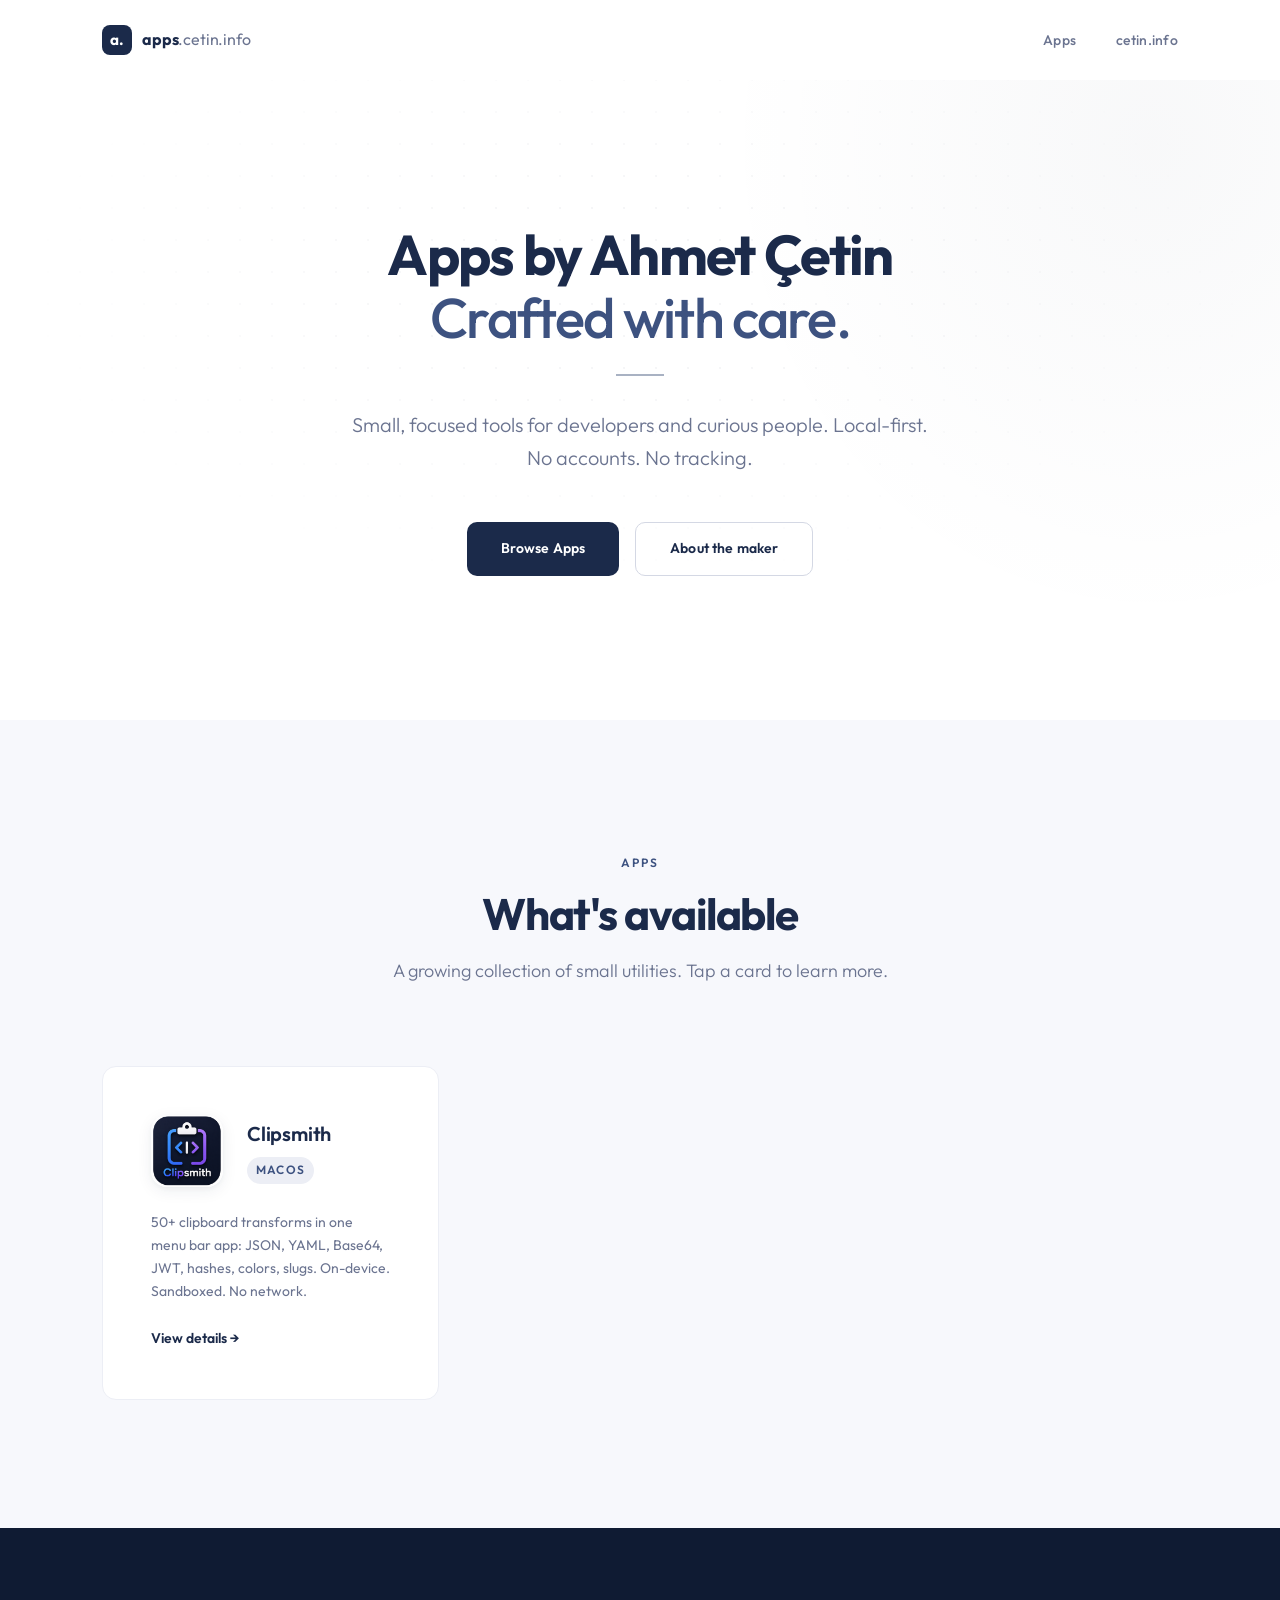
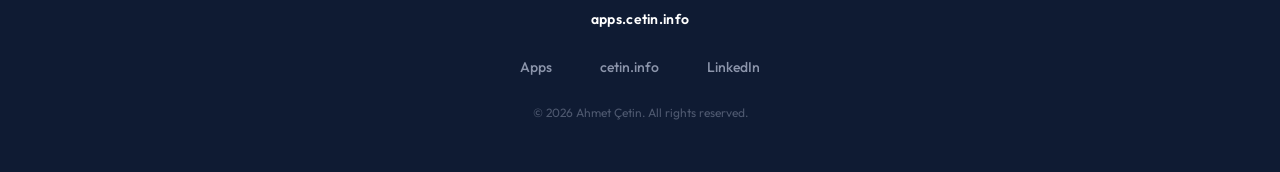
<file: index.html>
<!DOCTYPE html>
<html lang="en">
<head>
    <meta charset="UTF-8">
    <meta name="viewport" content="width=device-width, initial-scale=1.0">
    <title>apps.cetin.info — Apps by Ahmet Çetin</title>
    <meta name="description" content="Native apps and utilities built by Ahmet Çetin. Clipsmith — a macOS clipboard toolkit for developers — and more to come.">
    <meta name="author" content="Ahmet Çetin">
    <link rel="canonical" href="https://apps.cetin.info/">

    <!-- Open Graph -->
    <meta property="og:title" content="apps.cetin.info — Apps by Ahmet Çetin">
    <meta property="og:description" content="Native apps and utilities built by Ahmet Çetin.">
    <meta property="og:type" content="website">
    <meta property="og:url" content="https://apps.cetin.info/">
    <meta property="og:image" content="https://apps.cetin.info/assets/clipsmith/icon-512.png">

    <!-- Favicon -->
    <link rel="icon" type="image/png" sizes="96x96" href="favicon/favicon-96x96.png">
    <link rel="icon" type="image/svg+xml" href="favicon/favicon.svg">
    <link rel="shortcut icon" href="favicon/favicon.ico">
    <link rel="apple-touch-icon" sizes="180x180" href="favicon/apple-touch-icon.png">
    <link rel="manifest" href="favicon/site.webmanifest">

    <!-- Fonts -->
    <link rel="preconnect" href="https://fonts.googleapis.com">
    <link rel="preconnect" href="https://fonts.gstatic.com" crossorigin>
    <link href="https://fonts.googleapis.com/css2?family=Outfit:wght@300;400;500;600;700&display=swap" rel="stylesheet">

    <link rel="stylesheet" href="styles.css">
</head>
<body>
    <!-- Navigation -->
    <nav class="nav" id="nav">
        <div class="nav__container">
            <a href="/" class="nav__brand" aria-label="apps.cetin.info home">
                <span class="nav__brand-mark">a.</span>
                <span class="nav__brand-text"><strong>apps</strong><span class="nav__brand-text-light">.cetin.info</span></span>
            </a>
            <ul class="nav__links">
                <li><a href="#apps" class="nav__link">Apps</a></li>
                <li><a href="https://cetin.info" class="nav__link" target="_blank" rel="noopener">cetin.info</a></li>
            </ul>
        </div>
    </nav>

    <!-- Hero -->
    <section class="hero" id="hero">
        <div class="hero__container">
            <h1 class="hero__title reveal">
                Apps by Ahmet Çetin<br>
                <span class="hero__title-accent">Crafted with care.</span>
            </h1>
            <div class="hero__divider reveal reveal--delay-1"></div>
            <p class="hero__subtitle reveal reveal--delay-1">
                Small, focused tools for developers and curious people. Local-first. No accounts. No tracking.
            </p>
            <div class="hero__cta reveal reveal--delay-2">
                <a href="#apps" class="btn btn--primary">Browse Apps</a>
                <a href="https://cetin.info" target="_blank" rel="noopener" class="btn btn--outline">About the maker</a>
            </div>
        </div>
    </section>

    <!-- Apps Grid -->
    <section class="section apps" id="apps">
        <div class="container">
            <div class="section__header reveal">
                <span class="section__label">Apps</span>
                <h2 class="section__title">What's available</h2>
                <p class="section__subtitle">A growing collection of small utilities. Tap a card to learn more.</p>
            </div>
            <div class="apps__grid">
                <a href="/clipsmith/" class="app-card reveal" aria-label="Clipsmith — macOS clipboard toolkit">
                    <div class="app-card__head">
                        <img src="assets/clipsmith/icon-256.png" alt="Clipsmith icon" class="app-card__icon" width="72" height="72">
                        <div>
                            <h3 class="app-card__name">Clipsmith</h3>
                            <span class="app-card__platform">macOS</span>
                        </div>
                    </div>
                    <p class="app-card__tagline">
                        50+ clipboard transforms in one menu bar app: JSON, YAML, Base64, JWT, hashes, colors, slugs.
                        On-device. Sandboxed. No network.
                    </p>
                    <span class="app-card__cta">View details →</span>
                </a>
            </div>
        </div>
    </section>

    <!-- Footer -->
    <footer class="footer">
        <div class="container">
            <div class="footer__content">
                <div class="footer__brand">apps.cetin.info</div>
                <div class="footer__links">
                    <a href="#apps" class="footer__link">Apps</a>
                    <a href="https://cetin.info" target="_blank" rel="noopener" class="footer__link">cetin.info</a>
                    <a href="https://www.linkedin.com/in/cetin/" target="_blank" rel="noopener noreferrer" class="footer__link">LinkedIn</a>
                </div>
                <p class="footer__copyright">&copy; 2026 Ahmet Çetin. All rights reserved.</p>
            </div>
        </div>
    </footer>

    <script src="script.js"></script>
</body>
</html>
</file>
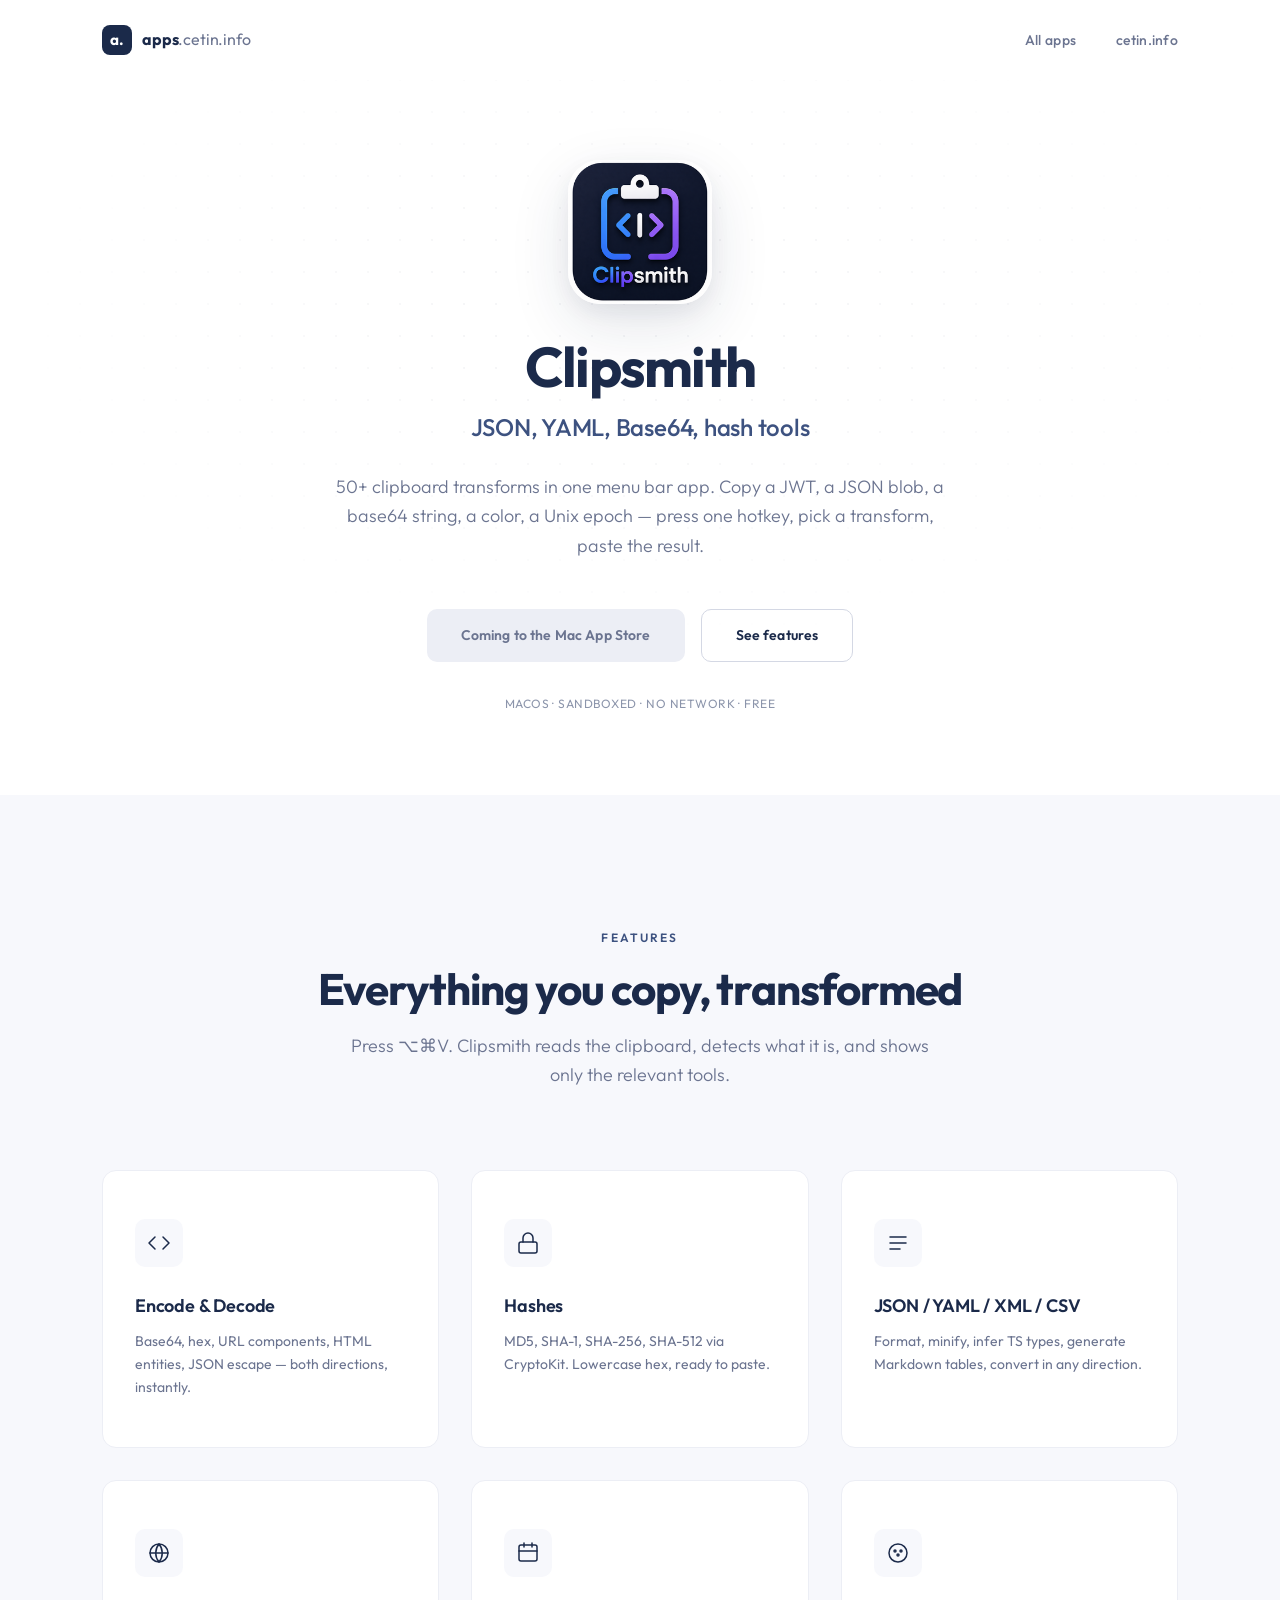
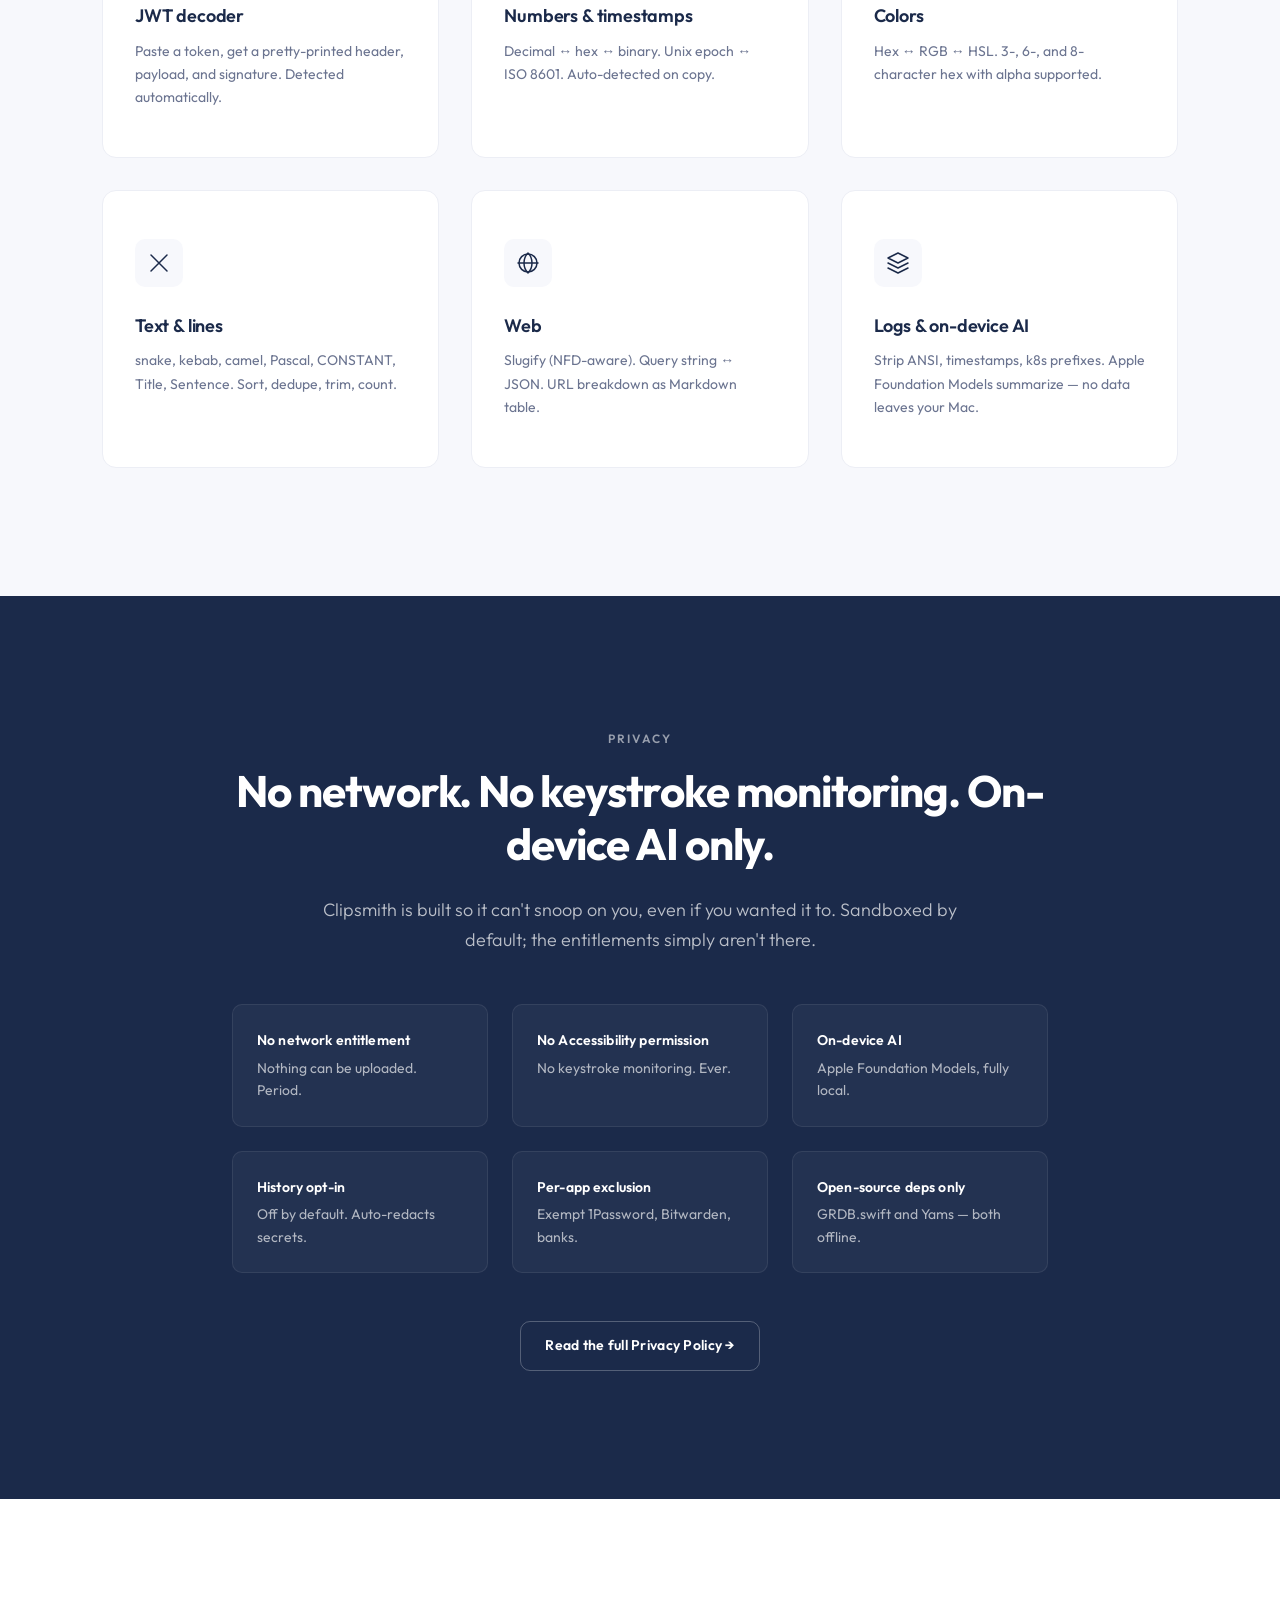
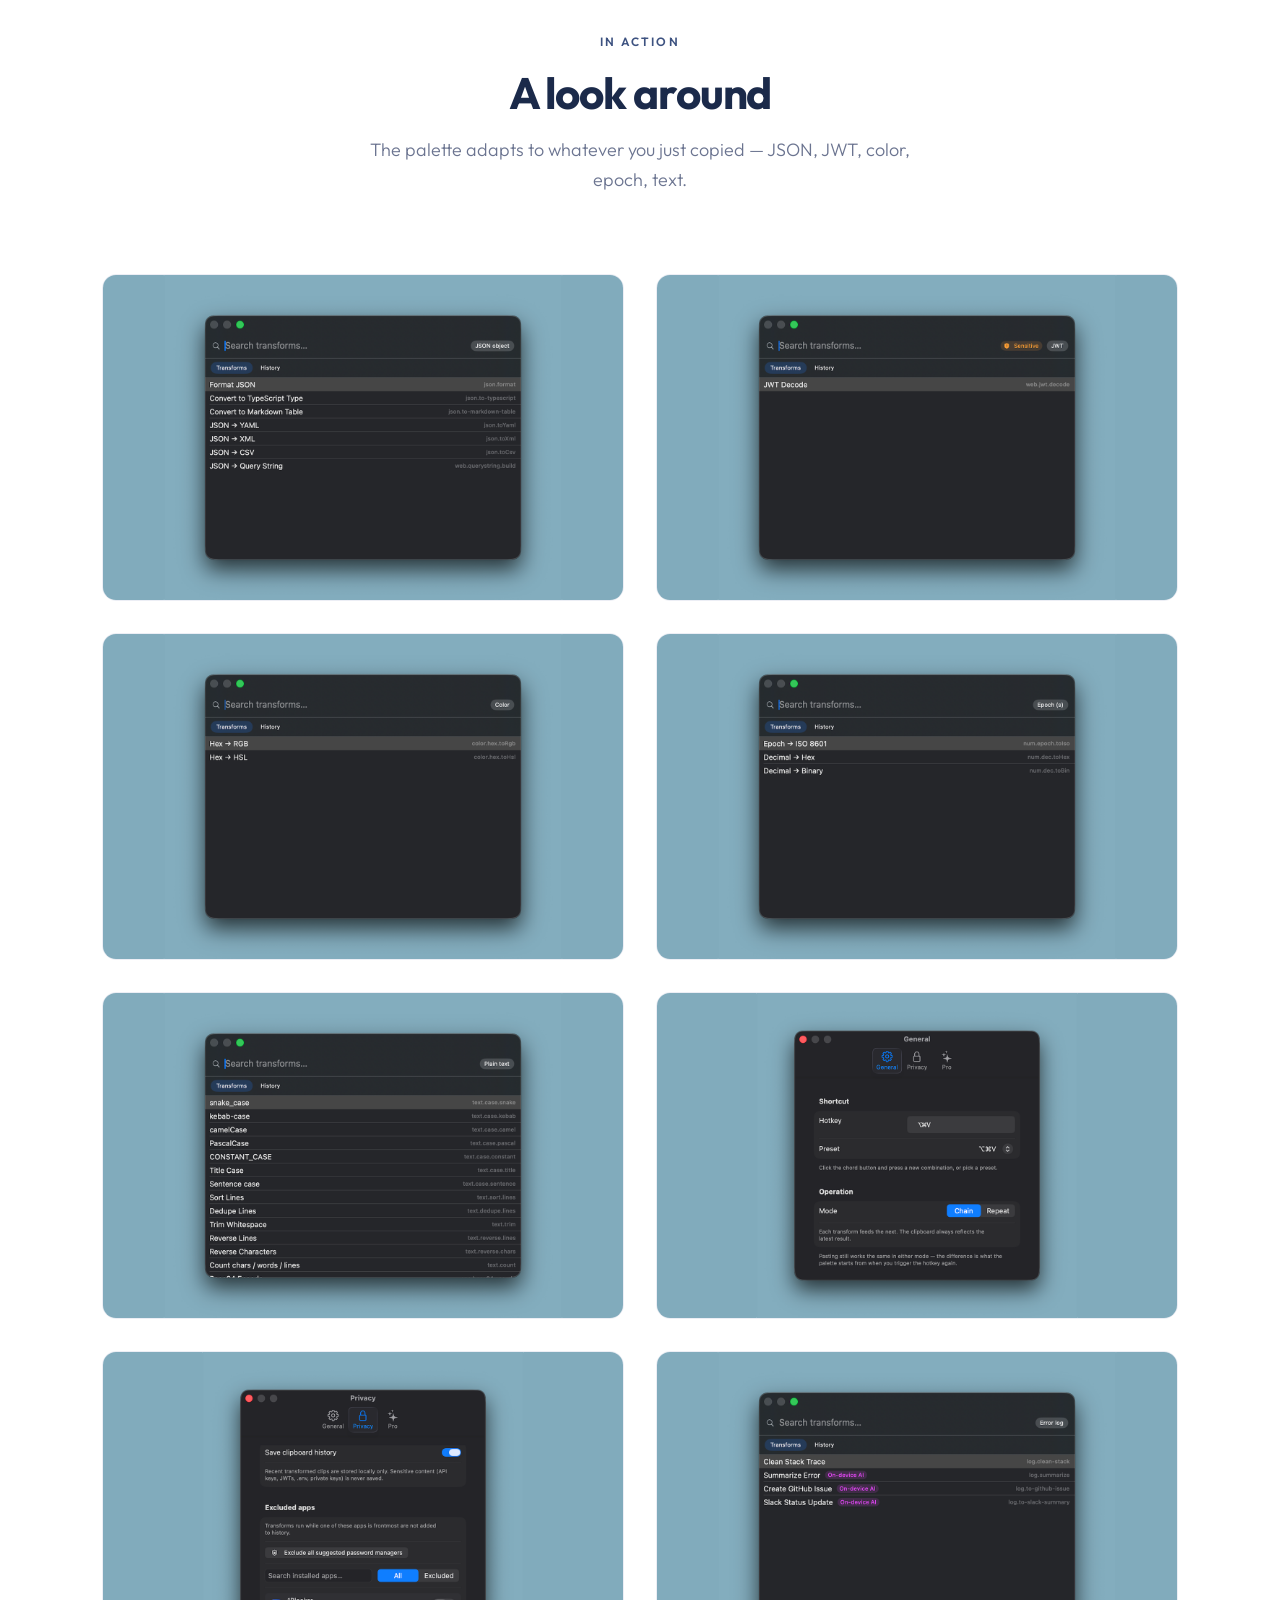
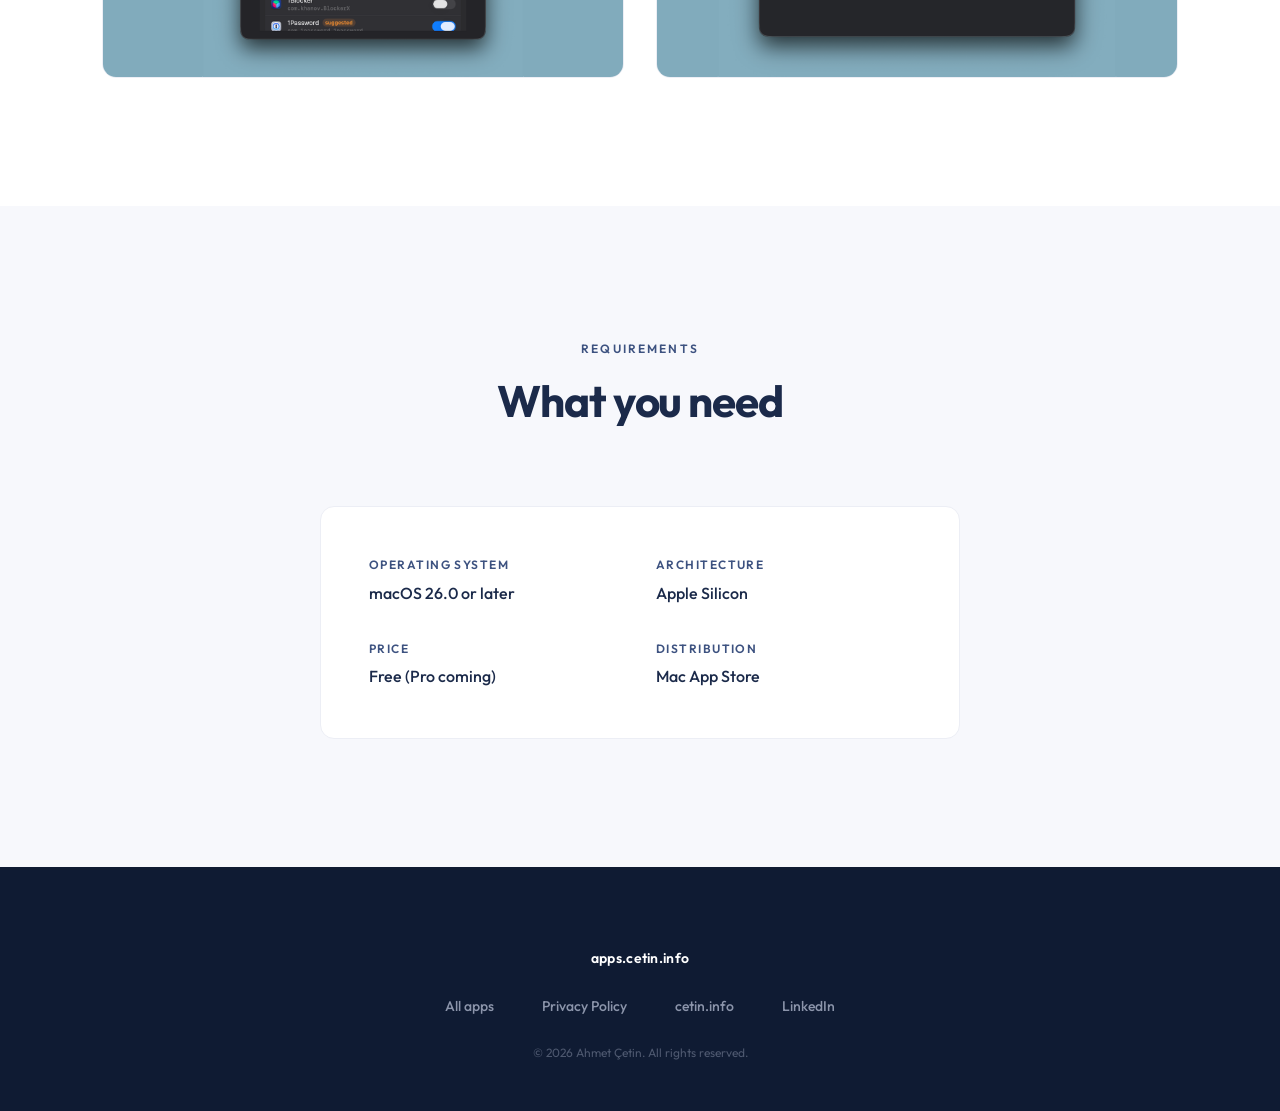
<file: clipsmith/index.html>
<!DOCTYPE html>
<html lang="en">
<head>
    <meta charset="UTF-8">
    <meta name="viewport" content="width=device-width, initial-scale=1.0">
    <title>Clipsmith — Clipboard toolkit for developers</title>
    <meta name="description" content="50+ clipboard transforms in one macOS menu bar app: JSON, YAML, Base64, JWT, hashes, colors, slugs. On-device. Sandboxed. No network.">
    <meta name="keywords" content="clipboard, macOS, JSON, YAML, Base64, JWT, hash, developer tools, menu bar">
    <meta name="author" content="Ahmet Çetin">
    <link rel="canonical" href="https://apps.cetin.info/clipsmith/">

    <!-- Open Graph -->
    <meta property="og:title" content="Clipsmith — Clipboard toolkit for developers">
    <meta property="og:description" content="50+ clipboard transforms in one macOS menu bar app. On-device. Sandboxed. No network.">
    <meta property="og:type" content="website">
    <meta property="og:url" content="https://apps.cetin.info/clipsmith/">
    <meta property="og:image" content="https://apps.cetin.info/assets/clipsmith/icon-1024.png">
    <meta name="twitter:card" content="summary_large_image">

    <!-- Favicon -->
    <link rel="icon" type="image/png" sizes="96x96" href="../favicon/favicon-96x96.png">
    <link rel="icon" type="image/svg+xml" href="../favicon/favicon.svg">
    <link rel="shortcut icon" href="../favicon/favicon.ico">
    <link rel="apple-touch-icon" sizes="180x180" href="../favicon/apple-touch-icon.png">
    <link rel="manifest" href="../favicon/site.webmanifest">

    <!-- Fonts -->
    <link rel="preconnect" href="https://fonts.googleapis.com">
    <link rel="preconnect" href="https://fonts.gstatic.com" crossorigin>
    <link href="https://fonts.googleapis.com/css2?family=Outfit:wght@300;400;500;600;700&display=swap" rel="stylesheet">

    <link rel="stylesheet" href="../styles.css">
</head>
<body>
    <!-- Navigation -->
    <nav class="nav" id="nav">
        <div class="nav__container">
            <a href="/" class="nav__brand" aria-label="apps.cetin.info home">
                <span class="nav__brand-mark">a.</span>
                <span class="nav__brand-text"><strong>apps</strong><span class="nav__brand-text-light">.cetin.info</span></span>
            </a>
            <ul class="nav__links">
                <li><a href="/" class="nav__link">All apps</a></li>
                <li><a href="https://cetin.info" class="nav__link" target="_blank" rel="noopener">cetin.info</a></li>
            </ul>
        </div>
    </nav>

    <!-- App Hero -->
    <section class="app-hero" id="hero">
        <div class="app-hero__container">
            <img src="../assets/clipsmith/icon-256.png" srcset="../assets/clipsmith/icon-256.png 1x, ../assets/clipsmith/icon-512.png 2x" alt="Clipsmith app icon" class="app-hero__icon reveal" width="144" height="144">
            <h1 class="app-hero__title reveal">Clipsmith</h1>
            <p class="app-hero__tagline reveal reveal--delay-1">JSON, YAML, Base64, hash tools</p>
            <p class="app-hero__subtitle reveal reveal--delay-1">
                50+ clipboard transforms in one menu bar app. Copy a JWT, a JSON blob, a base64 string, a color, a Unix epoch — press one hotkey, pick a transform, paste the result.
            </p>
            <div class="app-hero__cta reveal reveal--delay-2">
                <a href="#" class="btn btn--primary btn--disabled" aria-disabled="true">Coming to the Mac App Store</a>
                <a href="#features" class="btn btn--outline">See features</a>
            </div>
            <p class="app-hero__meta reveal reveal--delay-2">macOS · Sandboxed · No network · Free</p>
        </div>
    </section>

    <!-- Features -->
    <section class="section features" id="features">
        <div class="container">
            <div class="section__header reveal">
                <span class="section__label">Features</span>
                <h2 class="section__title">Everything you copy, transformed</h2>
                <p class="section__subtitle">Press ⌥⌘V. Clipsmith reads the clipboard, detects what it is, and shows only the relevant tools.</p>
            </div>
            <div class="features__grid">
                <article class="feature reveal">
                    <div class="feature__icon" aria-hidden="true">
                        <svg width="24" height="24" viewBox="0 0 24 24" fill="none" stroke="currentColor" stroke-width="1.5" stroke-linecap="round" stroke-linejoin="round"><path d="M16 18l6-6-6-6"/><path d="M8 6l-6 6 6 6"/></svg>
                    </div>
                    <h3 class="feature__title">Encode &amp; Decode</h3>
                    <p class="feature__body">Base64, hex, URL components, HTML entities, JSON escape — both directions, instantly.</p>
                </article>

                <article class="feature reveal reveal--delay-1">
                    <div class="feature__icon" aria-hidden="true">
                        <svg width="24" height="24" viewBox="0 0 24 24" fill="none" stroke="currentColor" stroke-width="1.5" stroke-linecap="round" stroke-linejoin="round"><rect x="3" y="11" width="18" height="11" rx="2"/><path d="M7 11V7a5 5 0 0 1 10 0v4"/></svg>
                    </div>
                    <h3 class="feature__title">Hashes</h3>
                    <p class="feature__body">MD5, SHA-1, SHA-256, SHA-512 via CryptoKit. Lowercase hex, ready to paste.</p>
                </article>

                <article class="feature reveal reveal--delay-2">
                    <div class="feature__icon" aria-hidden="true">
                        <svg width="24" height="24" viewBox="0 0 24 24" fill="none" stroke="currentColor" stroke-width="1.5" stroke-linecap="round" stroke-linejoin="round"><path d="M4 6h16M4 12h16M4 18h10"/></svg>
                    </div>
                    <h3 class="feature__title">JSON / YAML / XML / CSV</h3>
                    <p class="feature__body">Format, minify, infer TS types, generate Markdown tables, convert in any direction.</p>
                </article>

                <article class="feature reveal">
                    <div class="feature__icon" aria-hidden="true">
                        <svg width="24" height="24" viewBox="0 0 24 24" fill="none" stroke="currentColor" stroke-width="1.5" stroke-linecap="round" stroke-linejoin="round"><circle cx="12" cy="12" r="9"/><path d="M3 12h18M12 3a14 14 0 0 1 0 18M12 3a14 14 0 0 0 0 18"/></svg>
                    </div>
                    <h3 class="feature__title">JWT decoder</h3>
                    <p class="feature__body">Paste a token, get a pretty-printed header, payload, and signature. Detected automatically.</p>
                </article>

                <article class="feature reveal reveal--delay-1">
                    <div class="feature__icon" aria-hidden="true">
                        <svg width="24" height="24" viewBox="0 0 24 24" fill="none" stroke="currentColor" stroke-width="1.5" stroke-linecap="round" stroke-linejoin="round"><rect x="3" y="4" width="18" height="16" rx="2"/><path d="M16 2v4M8 2v4M3 10h18"/></svg>
                    </div>
                    <h3 class="feature__title">Numbers &amp; timestamps</h3>
                    <p class="feature__body">Decimal ↔ hex ↔ binary. Unix epoch ↔ ISO 8601. Auto-detected on copy.</p>
                </article>

                <article class="feature reveal reveal--delay-2">
                    <div class="feature__icon" aria-hidden="true">
                        <svg width="24" height="24" viewBox="0 0 24 24" fill="none" stroke="currentColor" stroke-width="1.5" stroke-linecap="round" stroke-linejoin="round"><circle cx="12" cy="12" r="9"/><circle cx="9" cy="10" r="1"/><circle cx="15" cy="10" r="1"/><circle cx="12" cy="14" r="1"/></svg>
                    </div>
                    <h3 class="feature__title">Colors</h3>
                    <p class="feature__body">Hex ↔ RGB ↔ HSL. 3-, 6-, and 8-character hex with alpha supported.</p>
                </article>

                <article class="feature reveal">
                    <div class="feature__icon" aria-hidden="true">
                        <svg width="24" height="24" viewBox="0 0 24 24" fill="none" stroke="currentColor" stroke-width="1.5" stroke-linecap="round" stroke-linejoin="round"><path d="M4 4l16 16M4 20L20 4"/></svg>
                    </div>
                    <h3 class="feature__title">Text &amp; lines</h3>
                    <p class="feature__body">snake, kebab, camel, Pascal, CONSTANT, Title, Sentence. Sort, dedupe, trim, count.</p>
                </article>

                <article class="feature reveal reveal--delay-1">
                    <div class="feature__icon" aria-hidden="true">
                        <svg width="24" height="24" viewBox="0 0 24 24" fill="none" stroke="currentColor" stroke-width="1.5" stroke-linecap="round" stroke-linejoin="round"><circle cx="12" cy="12" r="9"/><path d="M2 12h20M12 2c3 3 4 7 4 10s-1 7-4 10c-3-3-4-7-4-10s1-7 4-10z"/></svg>
                    </div>
                    <h3 class="feature__title">Web</h3>
                    <p class="feature__body">Slugify (NFD-aware). Query string ↔ JSON. URL breakdown as Markdown table.</p>
                </article>

                <article class="feature reveal reveal--delay-2">
                    <div class="feature__icon" aria-hidden="true">
                        <svg width="24" height="24" viewBox="0 0 24 24" fill="none" stroke="currentColor" stroke-width="1.5" stroke-linecap="round" stroke-linejoin="round"><path d="M12 2L2 7l10 5 10-5-10-5z"/><path d="M2 17l10 5 10-5M2 12l10 5 10-5"/></svg>
                    </div>
                    <h3 class="feature__title">Logs &amp; on-device AI</h3>
                    <p class="feature__body">Strip ANSI, timestamps, k8s prefixes. Apple Foundation Models summarize — no data leaves your Mac.</p>
                </article>
            </div>
        </div>
    </section>

    <!-- Privacy -->
    <section class="section privacy" id="privacy">
        <div class="privacy__container">
            <span class="privacy__label reveal">Privacy</span>
            <h2 class="privacy__title reveal">No network. No keystroke monitoring. On-device AI only.</h2>
            <p style="color: rgba(255,255,255,0.7); font-size: var(--fs-lg); font-weight: var(--fw-light); max-width: 640px; margin: 0 auto;" class="reveal reveal--delay-1">
                Clipsmith is built so it can't snoop on you, even if you wanted it to. Sandboxed by default; the entitlements simply aren't there.
            </p>
            <div class="privacy__list">
                <div class="privacy__item reveal">
                    <div class="privacy__item-title">No network entitlement</div>
                    <p class="privacy__item-body">Nothing can be uploaded. Period.</p>
                </div>
                <div class="privacy__item reveal reveal--delay-1">
                    <div class="privacy__item-title">No Accessibility permission</div>
                    <p class="privacy__item-body">No keystroke monitoring. Ever.</p>
                </div>
                <div class="privacy__item reveal reveal--delay-2">
                    <div class="privacy__item-title">On-device AI</div>
                    <p class="privacy__item-body">Apple Foundation Models, fully local.</p>
                </div>
                <div class="privacy__item reveal">
                    <div class="privacy__item-title">History opt-in</div>
                    <p class="privacy__item-body">Off by default. Auto-redacts secrets.</p>
                </div>
                <div class="privacy__item reveal reveal--delay-1">
                    <div class="privacy__item-title">Per-app exclusion</div>
                    <p class="privacy__item-body">Exempt 1Password, Bitwarden, banks.</p>
                </div>
                <div class="privacy__item reveal reveal--delay-2">
                    <div class="privacy__item-title">Open-source deps only</div>
                    <p class="privacy__item-body">GRDB.swift and Yams — both offline.</p>
                </div>
            </div>
            <p class="privacy__cta reveal reveal--delay-2">
                <a href="/clipsmith/privacy/" class="privacy__link">Read the full Privacy Policy →</a>
            </p>
        </div>
    </section>

    <!-- Screenshots -->
    <section class="section screenshots" id="screenshots">
        <div class="container">
            <div class="section__header reveal">
                <span class="section__label">In action</span>
                <h2 class="section__title">A look around</h2>
                <p class="section__subtitle">The palette adapts to whatever you just copied — JSON, JWT, color, epoch, text.</p>
            </div>
            <div class="screenshots__grid">
                <div class="screenshots__item reveal"><img src="../assets/clipsmith/screenshots/screenshot-1.png" alt="Palette with JSON copied, showing JSON / YAML / XML / CSV transforms" loading="lazy"></div>
                <div class="screenshots__item reveal reveal--delay-1"><img src="../assets/clipsmith/screenshots/screenshot-2.png" alt="Palette with a JWT copied, JWT Decode highlighted" loading="lazy"></div>
                <div class="screenshots__item reveal"><img src="../assets/clipsmith/screenshots/screenshot-3.png" alt="Palette with a hex color copied, Hex to RGB / HSL options" loading="lazy"></div>
                <div class="screenshots__item reveal reveal--delay-1"><img src="../assets/clipsmith/screenshots/screenshot-4.png" alt="Palette with a Unix epoch copied, Epoch to ISO 8601" loading="lazy"></div>
                <div class="screenshots__item reveal"><img src="../assets/clipsmith/screenshots/screenshot-5.png" alt="Palette with helloWorld copied, snake/kebab/camel/Pascal/CONSTANT case options" loading="lazy"></div>
                <div class="screenshots__item reveal reveal--delay-1"><img src="../assets/clipsmith/screenshots/screenshot-6.png" alt="Settings — General — Operation mode (Chain vs Repeat)" loading="lazy"></div>
                <div class="screenshots__item reveal"><img src="../assets/clipsmith/screenshots/screenshot-7.png" alt="Settings — Privacy — Excluded apps" loading="lazy"></div>
                <div class="screenshots__item reveal reveal--delay-1"><img src="../assets/clipsmith/screenshots/screenshot-8.png" alt="Error log with AI-generated GitHub issue draft side-by-side" loading="lazy"></div>
            </div>
        </div>
    </section>

    <!-- System requirements -->
    <section class="section sysreq" id="requirements">
        <div class="container">
            <div class="section__header reveal">
                <span class="section__label">Requirements</span>
                <h2 class="section__title">What you need</h2>
            </div>
            <div class="sysreq__box reveal">
                <div>
                    <span class="sysreq__item-label">Operating system</span>
                    <span class="sysreq__item-value">macOS 26.0 or later</span>
                </div>
                <div>
                    <span class="sysreq__item-label">Architecture</span>
                    <span class="sysreq__item-value">Apple Silicon</span>
                </div>
                <div>
                    <span class="sysreq__item-label">Price</span>
                    <span class="sysreq__item-value">Free (Pro coming)</span>
                </div>
                <div>
                    <span class="sysreq__item-label">Distribution</span>
                    <span class="sysreq__item-value">Mac App Store</span>
                </div>
            </div>
        </div>
    </section>

    <!-- Footer -->
    <footer class="footer">
        <div class="container">
            <div class="footer__content">
                <div class="footer__brand">apps.cetin.info</div>
                <div class="footer__links">
                    <a href="/" class="footer__link">All apps</a>
                    <a href="/clipsmith/privacy/" class="footer__link">Privacy Policy</a>
                    <a href="https://cetin.info" target="_blank" rel="noopener" class="footer__link">cetin.info</a>
                    <a href="https://www.linkedin.com/in/cetin/" target="_blank" rel="noopener noreferrer" class="footer__link">LinkedIn</a>
                </div>
                <p class="footer__copyright">&copy; 2026 Ahmet Çetin. All rights reserved.</p>
            </div>
        </div>
    </footer>

    <script src="../script.js"></script>
</body>
</html>
</file>
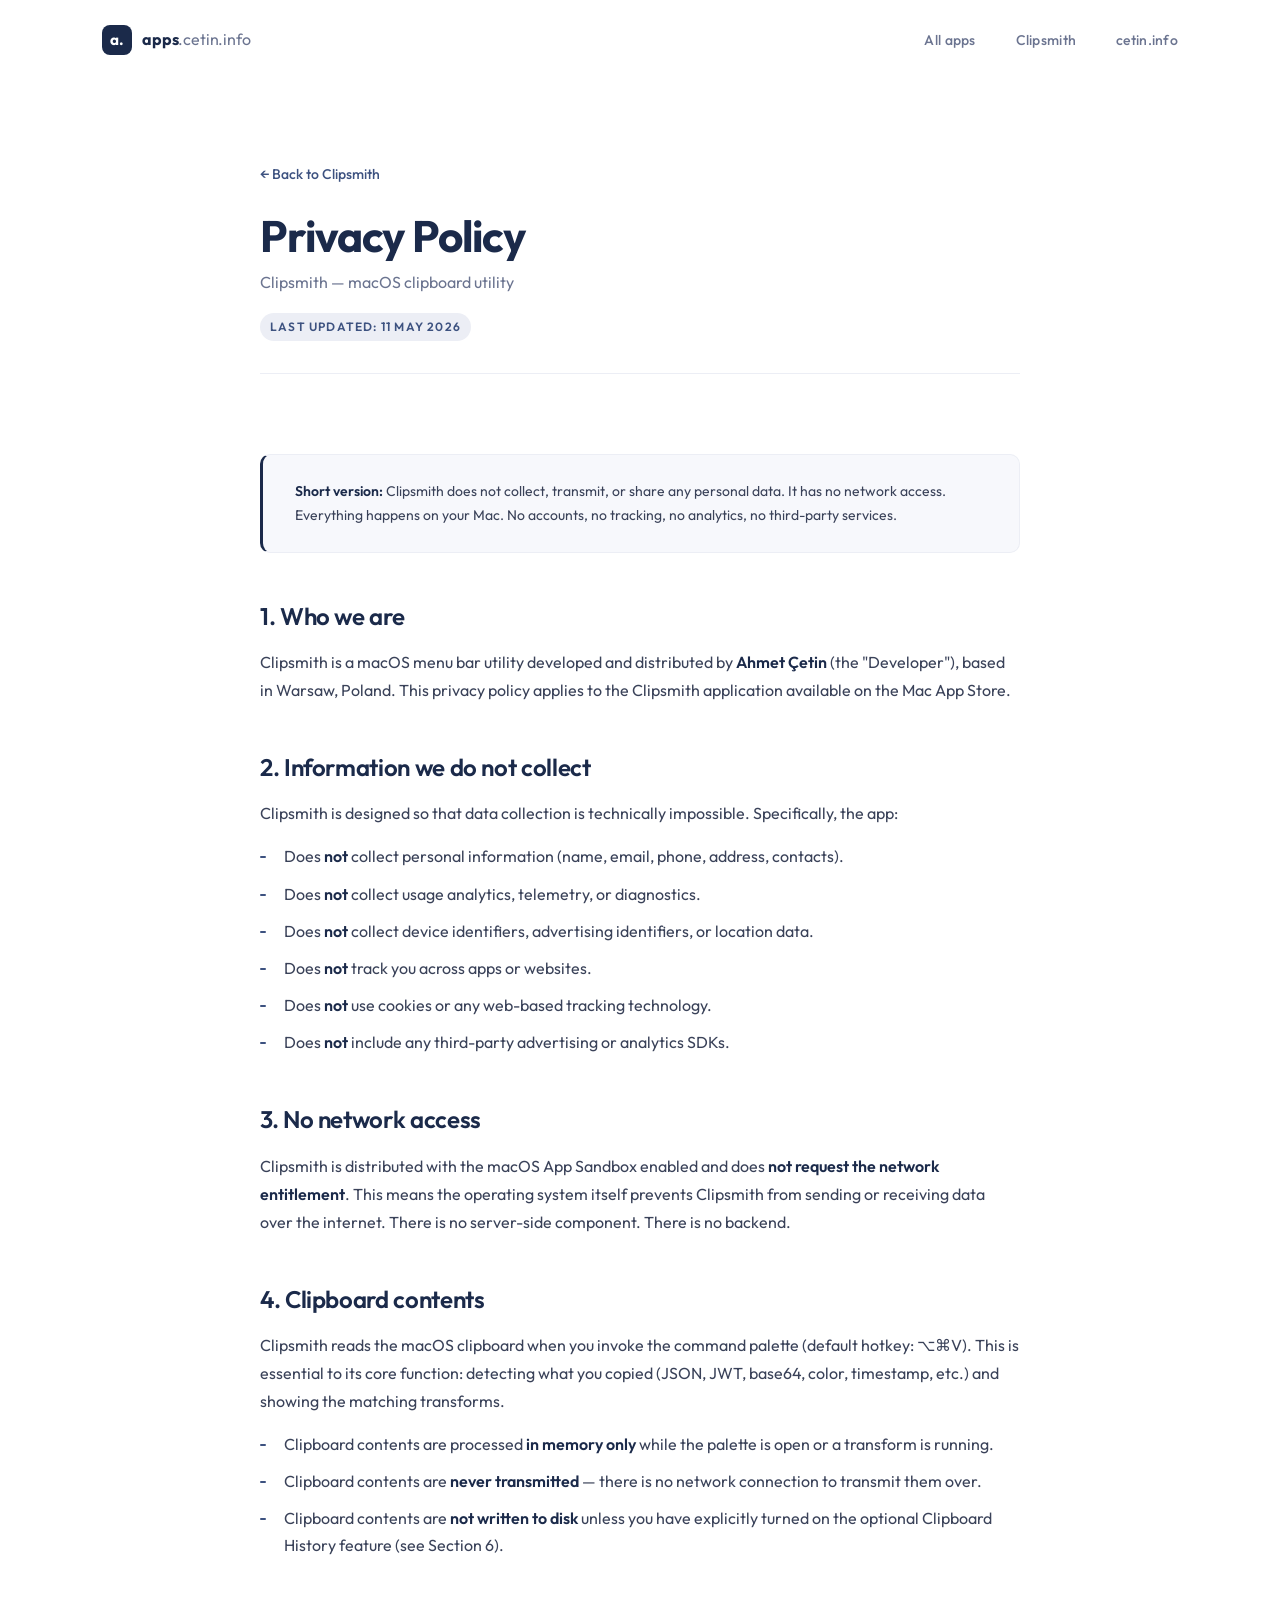
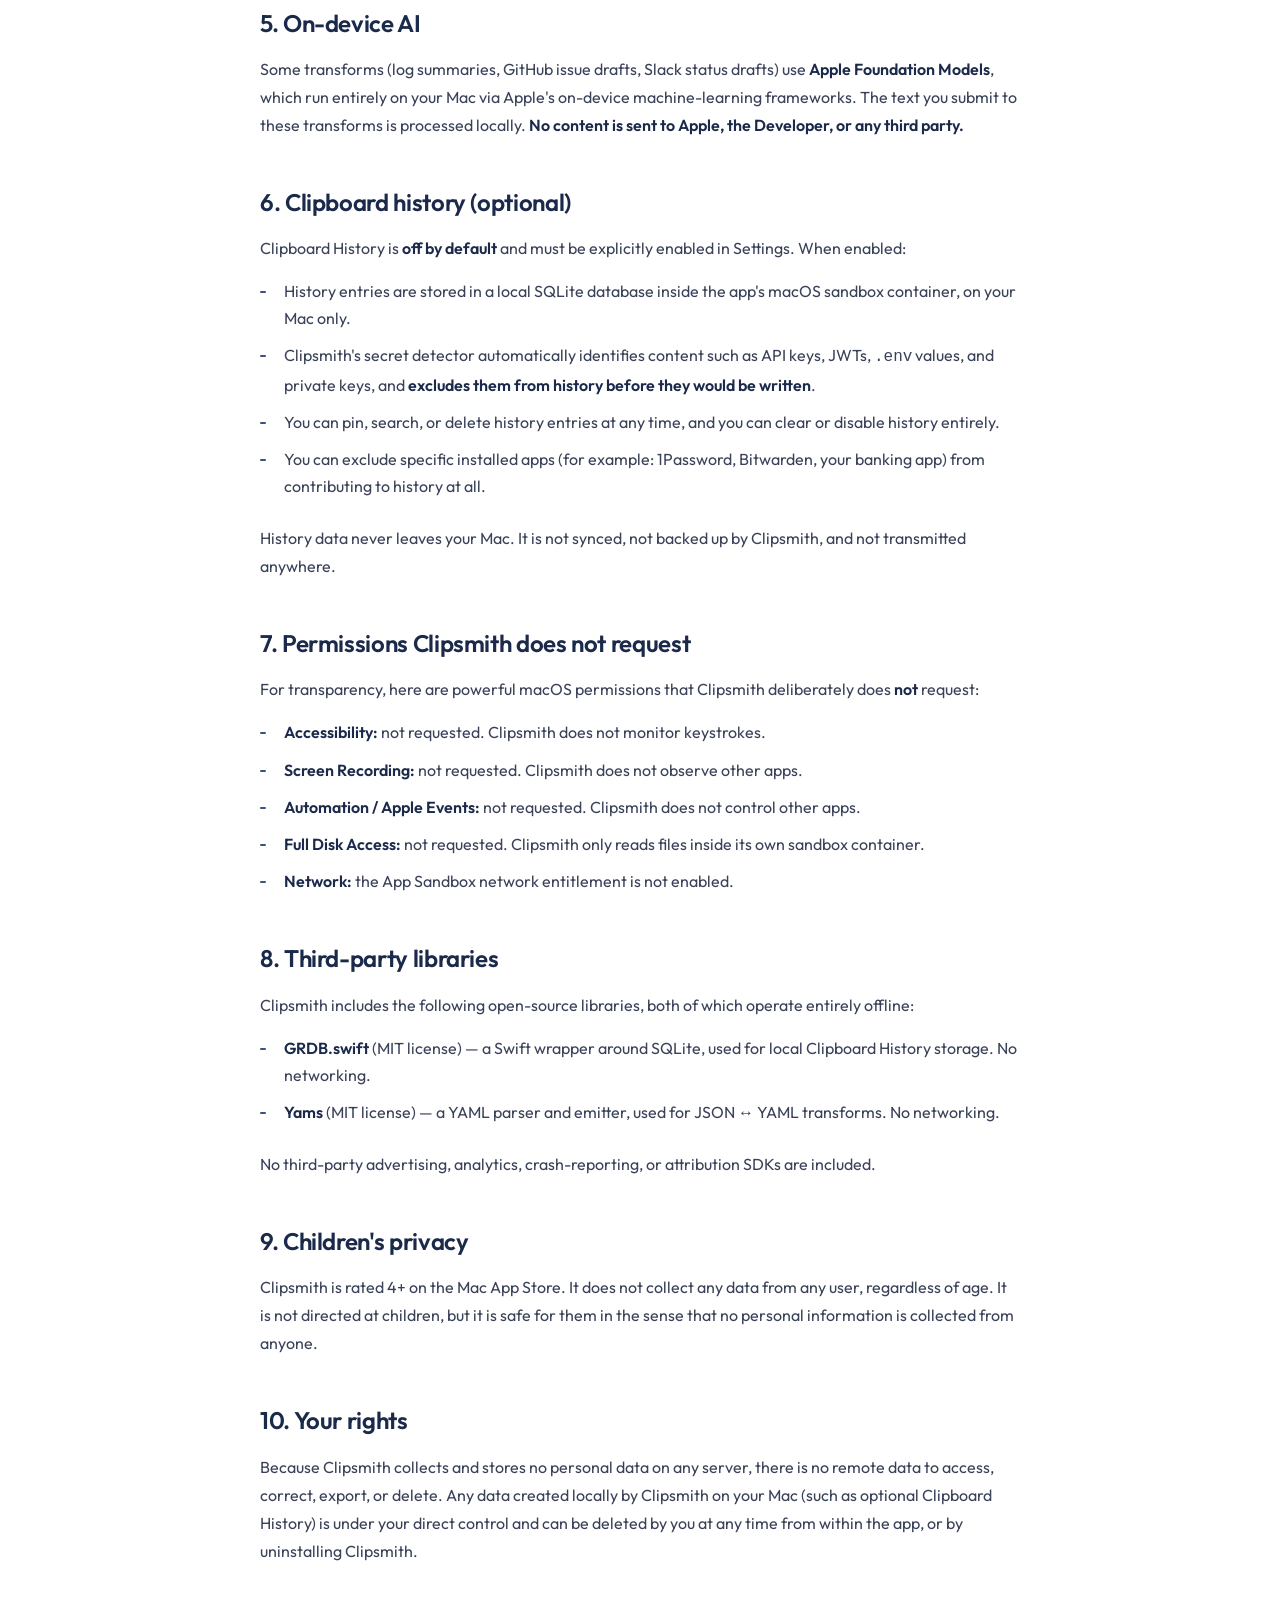
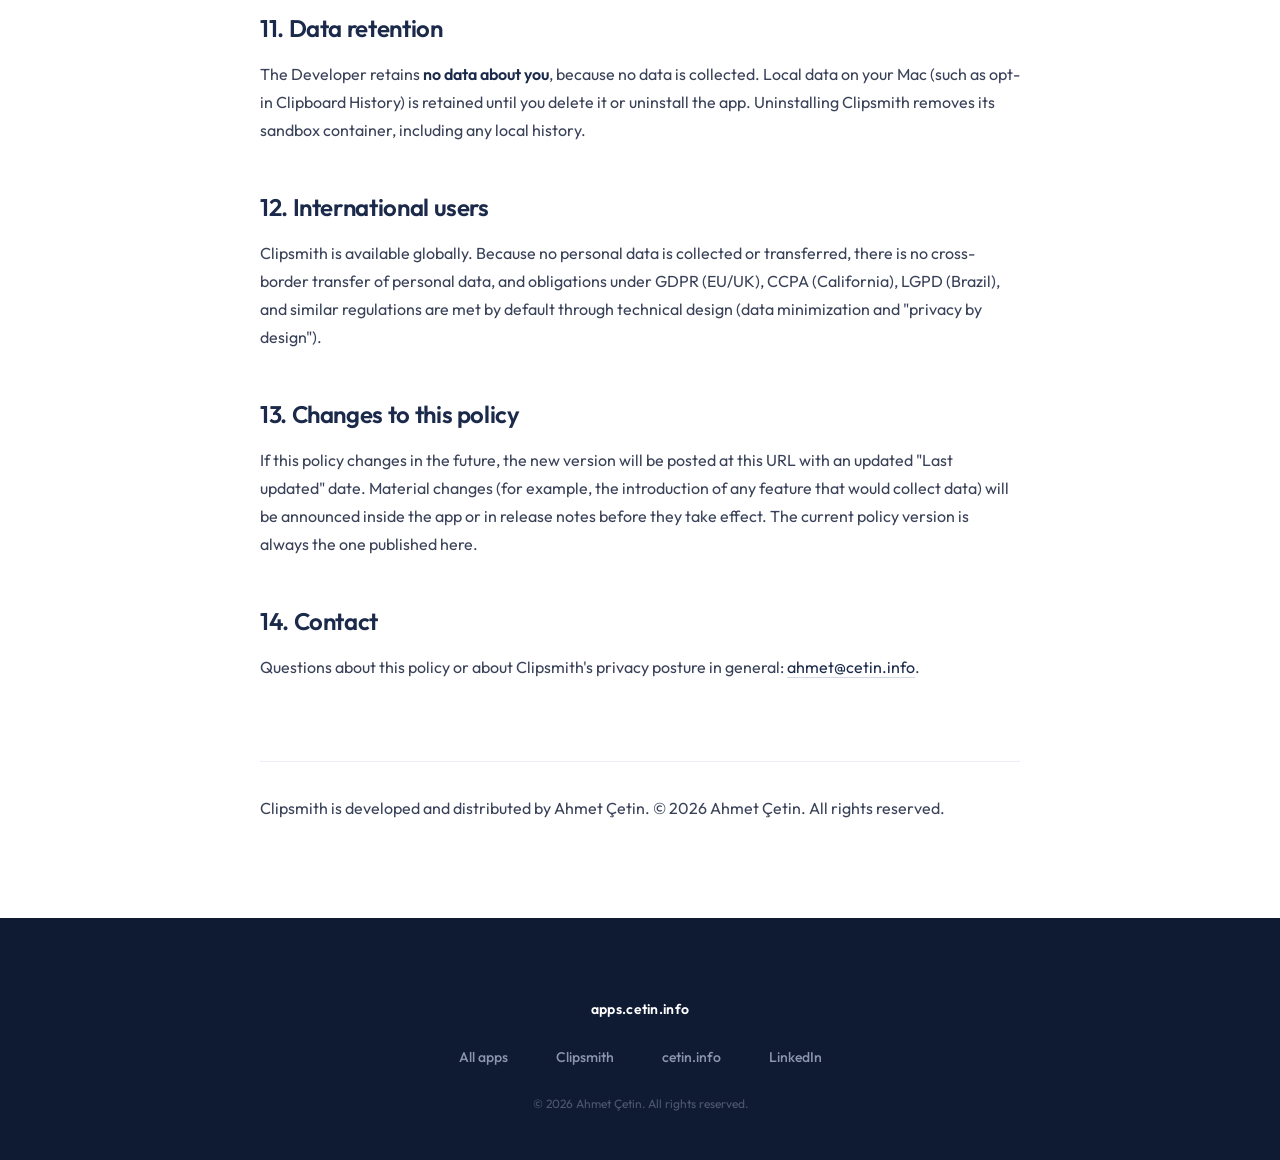
<file: clipsmith/privacy/index.html>
<!DOCTYPE html>
<html lang="en">
<head>
    <meta charset="UTF-8">
    <meta name="viewport" content="width=device-width, initial-scale=1.0">
    <title>Privacy Policy — Clipsmith</title>
    <meta name="description" content="Privacy policy for Clipsmith, a macOS clipboard utility. No data collection, no tracking, no network access. All processing is on-device.">
    <meta name="author" content="Ahmet Çetin">
    <link rel="canonical" href="https://apps.cetin.info/clipsmith/privacy/">
    <meta name="robots" content="index, follow">

    <!-- Open Graph -->
    <meta property="og:title" content="Privacy Policy — Clipsmith">
    <meta property="og:description" content="Clipsmith collects no data, has no network access, and runs entirely on your Mac.">
    <meta property="og:type" content="article">
    <meta property="og:url" content="https://apps.cetin.info/clipsmith/privacy/">

    <!-- Favicon -->
    <link rel="icon" type="image/png" sizes="96x96" href="../../favicon/favicon-96x96.png">
    <link rel="icon" type="image/svg+xml" href="../../favicon/favicon.svg">
    <link rel="shortcut icon" href="../../favicon/favicon.ico">
    <link rel="apple-touch-icon" sizes="180x180" href="../../favicon/apple-touch-icon.png">
    <link rel="manifest" href="../../favicon/site.webmanifest">

    <!-- Fonts -->
    <link rel="preconnect" href="https://fonts.googleapis.com">
    <link rel="preconnect" href="https://fonts.gstatic.com" crossorigin>
    <link href="https://fonts.googleapis.com/css2?family=Outfit:wght@300;400;500;600;700&display=swap" rel="stylesheet">

    <link rel="stylesheet" href="../../styles.css">
</head>
<body>
    <!-- Navigation -->
    <nav class="nav" id="nav">
        <div class="nav__container">
            <a href="/" class="nav__brand" aria-label="apps.cetin.info home">
                <span class="nav__brand-mark">a.</span>
                <span class="nav__brand-text"><strong>apps</strong><span class="nav__brand-text-light">.cetin.info</span></span>
            </a>
            <ul class="nav__links">
                <li><a href="/" class="nav__link">All apps</a></li>
                <li><a href="/clipsmith/" class="nav__link">Clipsmith</a></li>
                <li><a href="https://cetin.info" class="nav__link" target="_blank" rel="noopener">cetin.info</a></li>
            </ul>
        </div>
    </nav>

    <!-- Legal Page -->
    <main class="legal">
        <div class="legal__container">
            <header class="legal__header">
                <a href="/clipsmith/" class="legal__breadcrumb">← Back to Clipsmith</a>
                <h1 class="legal__title">Privacy Policy</h1>
                <p class="legal__subtitle">Clipsmith — macOS clipboard utility</p>
                <span class="legal__updated">Last updated: 11 May 2026</span>
            </header>

            <article class="legal__body">
                <div class="legal__callout">
                    <p><strong>Short version:</strong> Clipsmith does not collect, transmit, or share any personal data. It has no network access. Everything happens on your Mac. No accounts, no tracking, no analytics, no third-party services.</p>
                </div>

                <h2>1. Who we are</h2>
                <p>Clipsmith is a macOS menu bar utility developed and distributed by <strong>Ahmet Çetin</strong> (the "Developer"), based in Warsaw, Poland. This privacy policy applies to the Clipsmith application available on the Mac App Store.</p>

                <h2>2. Information we do not collect</h2>
                <p>Clipsmith is designed so that data collection is technically impossible. Specifically, the app:</p>
                <ul>
                    <li>Does <strong>not</strong> collect personal information (name, email, phone, address, contacts).</li>
                    <li>Does <strong>not</strong> collect usage analytics, telemetry, or diagnostics.</li>
                    <li>Does <strong>not</strong> collect device identifiers, advertising identifiers, or location data.</li>
                    <li>Does <strong>not</strong> track you across apps or websites.</li>
                    <li>Does <strong>not</strong> use cookies or any web-based tracking technology.</li>
                    <li>Does <strong>not</strong> include any third-party advertising or analytics SDKs.</li>
                </ul>

                <h2>3. No network access</h2>
                <p>Clipsmith is distributed with the macOS App Sandbox enabled and does <strong>not request the network entitlement</strong>. This means the operating system itself prevents Clipsmith from sending or receiving data over the internet. There is no server-side component. There is no backend.</p>

                <h2>4. Clipboard contents</h2>
                <p>Clipsmith reads the macOS clipboard when you invoke the command palette (default hotkey: ⌥⌘V). This is essential to its core function: detecting what you copied (JSON, JWT, base64, color, timestamp, etc.) and showing the matching transforms.</p>
                <ul>
                    <li>Clipboard contents are processed <strong>in memory only</strong> while the palette is open or a transform is running.</li>
                    <li>Clipboard contents are <strong>never transmitted</strong> — there is no network connection to transmit them over.</li>
                    <li>Clipboard contents are <strong>not written to disk</strong> unless you have explicitly turned on the optional Clipboard History feature (see Section 6).</li>
                </ul>

                <h2>5. On-device AI</h2>
                <p>Some transforms (log summaries, GitHub issue drafts, Slack status drafts) use <strong>Apple Foundation Models</strong>, which run entirely on your Mac via Apple's on-device machine-learning frameworks. The text you submit to these transforms is processed locally. <strong>No content is sent to Apple, the Developer, or any third party.</strong></p>

                <h2>6. Clipboard history (optional)</h2>
                <p>Clipboard History is <strong>off by default</strong> and must be explicitly enabled in Settings. When enabled:</p>
                <ul>
                    <li>History entries are stored in a local SQLite database inside the app's macOS sandbox container, on your Mac only.</li>
                    <li>Clipsmith's secret detector automatically identifies content such as API keys, JWTs, <code>.env</code> values, and private keys, and <strong>excludes them from history before they would be written</strong>.</li>
                    <li>You can pin, search, or delete history entries at any time, and you can clear or disable history entirely.</li>
                    <li>You can exclude specific installed apps (for example: 1Password, Bitwarden, your banking app) from contributing to history at all.</li>
                </ul>
                <p>History data never leaves your Mac. It is not synced, not backed up by Clipsmith, and not transmitted anywhere.</p>

                <h2>7. Permissions Clipsmith does not request</h2>
                <p>For transparency, here are powerful macOS permissions that Clipsmith deliberately does <strong>not</strong> request:</p>
                <ul>
                    <li><strong>Accessibility:</strong> not requested. Clipsmith does not monitor keystrokes.</li>
                    <li><strong>Screen Recording:</strong> not requested. Clipsmith does not observe other apps.</li>
                    <li><strong>Automation / Apple Events:</strong> not requested. Clipsmith does not control other apps.</li>
                    <li><strong>Full Disk Access:</strong> not requested. Clipsmith only reads files inside its own sandbox container.</li>
                    <li><strong>Network:</strong> the App Sandbox network entitlement is not enabled.</li>
                </ul>

                <h2>8. Third-party libraries</h2>
                <p>Clipsmith includes the following open-source libraries, both of which operate entirely offline:</p>
                <ul>
                    <li><strong>GRDB.swift</strong> (MIT license) — a Swift wrapper around SQLite, used for local Clipboard History storage. No networking.</li>
                    <li><strong>Yams</strong> (MIT license) — a YAML parser and emitter, used for JSON ↔ YAML transforms. No networking.</li>
                </ul>
                <p>No third-party advertising, analytics, crash-reporting, or attribution SDKs are included.</p>

                <h2>9. Children's privacy</h2>
                <p>Clipsmith is rated 4+ on the Mac App Store. It does not collect any data from any user, regardless of age. It is not directed at children, but it is safe for them in the sense that no personal information is collected from anyone.</p>

                <h2>10. Your rights</h2>
                <p>Because Clipsmith collects and stores no personal data on any server, there is no remote data to access, correct, export, or delete. Any data created locally by Clipsmith on your Mac (such as optional Clipboard History) is under your direct control and can be deleted by you at any time from within the app, or by uninstalling Clipsmith.</p>

                <h2>11. Data retention</h2>
                <p>The Developer retains <strong>no data about you</strong>, because no data is collected. Local data on your Mac (such as opt-in Clipboard History) is retained until you delete it or uninstall the app. Uninstalling Clipsmith removes its sandbox container, including any local history.</p>

                <h2>12. International users</h2>
                <p>Clipsmith is available globally. Because no personal data is collected or transferred, there is no cross-border transfer of personal data, and obligations under GDPR (EU/UK), CCPA (California), LGPD (Brazil), and similar regulations are met by default through technical design (data minimization and "privacy by design").</p>

                <h2>13. Changes to this policy</h2>
                <p>If this policy changes in the future, the new version will be posted at this URL with an updated "Last updated" date. Material changes (for example, the introduction of any feature that would collect data) will be announced inside the app or in release notes before they take effect. The current policy version is always the one published here.</p>

                <h2>14. Contact</h2>
                <p>Questions about this policy or about Clipsmith's privacy posture in general: <a href="mailto:ahmet@cetin.info">ahmet@cetin.info</a>.</p>

                <p class="legal__contact">Clipsmith is developed and distributed by Ahmet Çetin. © 2026 Ahmet Çetin. All rights reserved.</p>
            </article>
        </div>
    </main>

    <!-- Footer -->
    <footer class="footer">
        <div class="container">
            <div class="footer__content">
                <div class="footer__brand">apps.cetin.info</div>
                <div class="footer__links">
                    <a href="/" class="footer__link">All apps</a>
                    <a href="/clipsmith/" class="footer__link">Clipsmith</a>
                    <a href="https://cetin.info" target="_blank" rel="noopener" class="footer__link">cetin.info</a>
                    <a href="https://www.linkedin.com/in/cetin/" target="_blank" rel="noopener noreferrer" class="footer__link">LinkedIn</a>
                </div>
                <p class="footer__copyright">&copy; 2026 Ahmet Çetin. All rights reserved.</p>
            </div>
        </div>
    </footer>

    <script src="../../script.js"></script>
</body>
</html>
</file>
<file: styles.css>
/* ============================================
   apps.cetin.info — Styles
   Forked from cetin.info (same design tokens)
   ============================================ */

/* --- Custom Properties --- */
:root {
    --navy: #1B2A4A;
    --navy-light: #2A3F6A;
    --navy-dark: #0F1B33;
    --navy-muted: #3D5280;
    --white: #FFFFFF;
    --gray-50: #F7F8FC;
    --gray-100: #ECEEF5;
    --gray-200: #D4D8E4;
    --gray-400: #8C95AB;
    --gray-500: #6B7490;
    --gray-700: #3A4259;
    --gray-800: #252D3F;

    --font-body: 'Outfit', -apple-system, BlinkMacSystemFont, 'Segoe UI', sans-serif;

    --fs-xs: 0.75rem;
    --fs-sm: 0.875rem;
    --fs-base: 1rem;
    --fs-lg: 1.125rem;
    --fs-xl: 1.25rem;
    --fs-2xl: 1.5rem;
    --fs-3xl: 2rem;
    --fs-4xl: 2.75rem;
    --fs-5xl: 3.5rem;
    --fs-stat: 2.25rem;

    --fw-light: 300;
    --fw-regular: 400;
    --fw-medium: 500;
    --fw-semibold: 600;
    --fw-bold: 700;

    --spacing-xs: 0.5rem;
    --spacing-sm: 1rem;
    --spacing-md: 1.5rem;
    --spacing-lg: 2rem;
    --spacing-xl: 3rem;
    --spacing-2xl: 5rem;
    --spacing-3xl: 8rem;

    --radius-sm: 6px;
    --radius-md: 10px;
    --radius-lg: 14px;
    --radius-xl: 20px;

    --shadow-sm: 0 1px 3px rgba(27, 42, 74, 0.05), 0 1px 2px rgba(27, 42, 74, 0.03);
    --shadow-md: 0 4px 16px rgba(27, 42, 74, 0.07), 0 2px 4px rgba(27, 42, 74, 0.04);
    --shadow-lg: 0 12px 40px rgba(27, 42, 74, 0.1), 0 4px 12px rgba(27, 42, 74, 0.05);
    --shadow-xl: 0 20px 60px rgba(27, 42, 74, 0.12), 0 8px 20px rgba(27, 42, 74, 0.06);

    --transition-fast: 0.2s ease;
    --transition-base: 0.35s cubic-bezier(0.25, 0.46, 0.45, 0.94);
    --transition-slow: 0.7s cubic-bezier(0.16, 1, 0.3, 1);

    --nav-height: 80px;
}

/* --- Reset & Base --- */
*,
*::before,
*::after {
    margin: 0;
    padding: 0;
    box-sizing: border-box;
}

html {
    scroll-behavior: smooth;
    scroll-padding-top: var(--nav-height);
}

body {
    font-family: var(--font-body);
    font-size: var(--fs-base);
    font-weight: var(--fw-regular);
    line-height: 1.7;
    color: var(--gray-700);
    background-color: var(--white);
    -webkit-font-smoothing: antialiased;
    -moz-osx-font-smoothing: grayscale;
}

img {
    max-width: 100%;
    height: auto;
    display: block;
}

a {
    color: inherit;
    text-decoration: none;
}

ul {
    list-style: none;
}

/* --- Utilities --- */
.container {
    width: 100%;
    max-width: 1140px;
    margin: 0 auto;
    padding: 0 var(--spacing-lg);
}

.section {
    padding: var(--spacing-3xl) 0;
    position: relative;
}

/* --- Reveal Animations --- */
.reveal {
    opacity: 0;
    transform: translateY(28px);
    transition: opacity var(--transition-slow), transform var(--transition-slow);
}

.reveal--visible {
    opacity: 1;
    transform: translateY(0);
}

.reveal--delay-1 { transition-delay: 0.15s; }
.reveal--delay-2 { transition-delay: 0.3s; }
.reveal--delay-3 { transition-delay: 0.45s; }

/* --- Navigation --- */
.nav {
    position: fixed;
    top: 0;
    left: 0;
    right: 0;
    height: var(--nav-height);
    background: rgba(255, 255, 255, 0.92);
    backdrop-filter: blur(16px) saturate(180%);
    -webkit-backdrop-filter: blur(16px) saturate(180%);
    z-index: 1000;
    transition: box-shadow var(--transition-base), background var(--transition-base);
}

.nav--scrolled {
    box-shadow: 0 1px 0 rgba(27, 42, 74, 0.06);
    background: rgba(255, 255, 255, 0.97);
}

.nav__container {
    max-width: 1140px;
    margin: 0 auto;
    padding: 0 var(--spacing-lg);
    height: 100%;
    display: flex;
    align-items: center;
    justify-content: space-between;
}

.nav__brand {
    display: flex;
    align-items: center;
    gap: 10px;
    font-size: var(--fs-base);
    font-weight: var(--fw-semibold);
    color: var(--navy);
    letter-spacing: -0.01em;
}

.nav__brand-mark {
    width: 30px;
    height: 30px;
    border-radius: 8px;
    background: var(--navy);
    color: var(--white);
    display: inline-flex;
    align-items: center;
    justify-content: center;
    font-size: 0.95rem;
    font-weight: var(--fw-bold);
    letter-spacing: 0;
}

.nav__brand-text {
    display: inline-block;
}

.nav__brand-text-light {
    color: var(--gray-500);
    font-weight: var(--fw-regular);
}

.nav__links {
    display: flex;
    align-items: center;
    gap: 2.5rem;
}

.nav__link {
    font-size: var(--fs-sm);
    font-weight: var(--fw-medium);
    color: var(--gray-500);
    letter-spacing: 0.02em;
    transition: color var(--transition-fast);
    position: relative;
}

.nav__link::after {
    content: '';
    position: absolute;
    bottom: -6px;
    left: 0;
    width: 0;
    height: 1.5px;
    background: var(--navy);
    transition: width var(--transition-base);
}

.nav__link:hover {
    color: var(--navy);
}

.nav__link:hover::after {
    width: 100%;
}

/* --- Hero --- */
.hero {
    min-height: 80vh;
    display: flex;
    align-items: center;
    justify-content: center;
    position: relative;
    padding: calc(var(--nav-height) + var(--spacing-2xl)) var(--spacing-lg) var(--spacing-2xl);
    background: var(--white);
    overflow: hidden;
}

.hero::before {
    content: '';
    position: absolute;
    inset: 0;
    background-image: radial-gradient(circle, rgba(27, 42, 74, 0.045) 1px, transparent 1px);
    background-size: 32px 32px;
    mask-image: radial-gradient(ellipse 70% 60% at 50% 40%, black 20%, transparent 70%);
    -webkit-mask-image: radial-gradient(ellipse 70% 60% at 50% 40%, black 20%, transparent 70%);
    pointer-events: none;
}

.hero::after {
    content: '';
    position: absolute;
    top: 0;
    right: 0;
    width: 50%;
    height: 100%;
    background: radial-gradient(ellipse at 80% 20%, rgba(27, 42, 74, 0.03) 0%, transparent 60%);
    pointer-events: none;
}

.hero__container {
    max-width: 820px;
    text-align: center;
    position: relative;
    z-index: 1;
}

.hero__title {
    font-size: clamp(var(--fs-3xl), 5.5vw, var(--fs-5xl));
    font-weight: var(--fw-bold);
    line-height: 1.12;
    color: var(--navy);
    letter-spacing: -0.03em;
    margin-bottom: var(--spacing-md);
}

.hero__title-accent {
    color: var(--navy-muted);
    font-weight: var(--fw-medium);
}

.hero__divider {
    width: 48px;
    height: 2px;
    background: var(--navy-light);
    margin: var(--spacing-md) auto var(--spacing-lg);
    opacity: 0.4;
}

.hero__subtitle {
    font-size: clamp(var(--fs-lg), 2.2vw, var(--fs-xl));
    font-weight: var(--fw-light);
    color: var(--gray-500);
    line-height: 1.65;
    max-width: 580px;
    margin: 0 auto var(--spacing-xl);
}

.hero__cta {
    display: flex;
    gap: var(--spacing-sm);
    justify-content: center;
    flex-wrap: wrap;
}

/* --- Buttons --- */
.btn {
    display: inline-flex;
    align-items: center;
    justify-content: center;
    gap: var(--spacing-xs);
    padding: 14px 34px;
    font-family: var(--font-body);
    font-size: var(--fs-sm);
    font-weight: var(--fw-semibold);
    letter-spacing: 0.01em;
    border-radius: var(--radius-md);
    border: none;
    cursor: pointer;
    transition: all var(--transition-base);
    white-space: nowrap;
}

.btn--primary {
    background: var(--navy);
    color: var(--white);
}

.btn--primary:hover {
    background: var(--navy-light);
    transform: translateY(-2px);
    box-shadow: var(--shadow-lg);
}

.btn--outline {
    background: transparent;
    color: var(--navy);
    border: 1.5px solid var(--gray-200);
}

.btn--outline:hover {
    border-color: var(--navy);
    background: rgba(27, 42, 74, 0.03);
    transform: translateY(-2px);
}

.btn--disabled {
    background: var(--gray-100);
    color: var(--gray-500);
    cursor: not-allowed;
    pointer-events: none;
}

/* --- Section Header --- */
.section__header {
    text-align: center;
    margin-bottom: var(--spacing-2xl);
}

.section__label {
    display: inline-block;
    font-size: var(--fs-xs);
    font-weight: var(--fw-semibold);
    letter-spacing: 0.18em;
    text-transform: uppercase;
    color: var(--navy-muted);
    margin-bottom: var(--spacing-sm);
}

.section__title {
    font-size: clamp(var(--fs-2xl), 3.5vw, var(--fs-4xl));
    font-weight: var(--fw-bold);
    color: var(--navy);
    letter-spacing: -0.025em;
    line-height: 1.15;
}

.section__subtitle {
    font-size: var(--fs-lg);
    font-weight: var(--fw-light);
    color: var(--gray-500);
    max-width: 580px;
    margin: var(--spacing-sm) auto 0;
    line-height: 1.65;
}

/* --- Apps Grid (home) --- */
.apps {
    background: var(--gray-50);
}

.apps__grid {
    display: grid;
    grid-template-columns: repeat(auto-fill, minmax(320px, 1fr));
    gap: var(--spacing-lg);
}

.app-card {
    display: flex;
    flex-direction: column;
    background: var(--white);
    padding: var(--spacing-xl);
    border-radius: var(--radius-lg);
    border: 1px solid var(--gray-100);
    transition: transform var(--transition-base), box-shadow var(--transition-base), border-color var(--transition-base);
    color: inherit;
}

.app-card:hover {
    transform: translateY(-6px);
    box-shadow: var(--shadow-lg);
    border-color: transparent;
}

.app-card__head {
    display: flex;
    align-items: center;
    gap: var(--spacing-md);
    margin-bottom: var(--spacing-md);
}

.app-card__icon {
    width: 72px;
    height: 72px;
    border-radius: 16px;
    box-shadow: var(--shadow-md);
    flex-shrink: 0;
}

.app-card__name {
    font-size: var(--fs-xl);
    font-weight: var(--fw-semibold);
    color: var(--navy);
    letter-spacing: -0.01em;
    margin-bottom: 4px;
}

.app-card__platform {
    display: inline-block;
    font-size: var(--fs-xs);
    font-weight: var(--fw-semibold);
    letter-spacing: 0.1em;
    text-transform: uppercase;
    color: var(--navy-muted);
    background: var(--gray-100);
    padding: 3px 9px;
    border-radius: 999px;
}

.app-card__tagline {
    font-size: var(--fs-sm);
    color: var(--gray-500);
    line-height: 1.65;
    margin-bottom: var(--spacing-md);
}

.app-card__cta {
    font-size: var(--fs-sm);
    font-weight: var(--fw-semibold);
    color: var(--navy);
    margin-top: auto;
    display: inline-flex;
    align-items: center;
    gap: 6px;
    transition: gap var(--transition-base);
}

.app-card:hover .app-card__cta {
    gap: 12px;
}

/* --- App Landing — Hero --- */
.app-hero {
    padding: calc(var(--nav-height) + var(--spacing-2xl)) var(--spacing-lg) var(--spacing-2xl);
    background: var(--white);
    position: relative;
    overflow: hidden;
}

.app-hero::before {
    content: '';
    position: absolute;
    inset: 0;
    background-image: radial-gradient(circle, rgba(27, 42, 74, 0.045) 1px, transparent 1px);
    background-size: 32px 32px;
    mask-image: radial-gradient(ellipse 70% 60% at 50% 40%, black 20%, transparent 70%);
    -webkit-mask-image: radial-gradient(ellipse 70% 60% at 50% 40%, black 20%, transparent 70%);
    pointer-events: none;
}

.app-hero__container {
    max-width: 860px;
    margin: 0 auto;
    text-align: center;
    position: relative;
    z-index: 1;
}

.app-hero__icon {
    width: 144px;
    height: 144px;
    border-radius: 32px;
    margin: 0 auto var(--spacing-lg);
    box-shadow: var(--shadow-xl);
}

.app-hero__title {
    font-size: clamp(var(--fs-3xl), 5.5vw, var(--fs-5xl));
    font-weight: var(--fw-bold);
    color: var(--navy);
    letter-spacing: -0.03em;
    line-height: 1.12;
    margin-bottom: var(--spacing-xs);
}

.app-hero__tagline {
    font-size: clamp(var(--fs-lg), 2.4vw, var(--fs-2xl));
    font-weight: var(--fw-medium);
    color: var(--navy-muted);
    letter-spacing: -0.01em;
    margin-bottom: var(--spacing-md);
}

.app-hero__subtitle {
    font-size: var(--fs-lg);
    font-weight: var(--fw-light);
    color: var(--gray-500);
    max-width: 620px;
    margin: 0 auto var(--spacing-xl);
    line-height: 1.65;
}

.app-hero__cta {
    display: flex;
    gap: var(--spacing-sm);
    justify-content: center;
    flex-wrap: wrap;
}

.app-hero__meta {
    margin-top: var(--spacing-lg);
    font-size: var(--fs-xs);
    color: var(--gray-400);
    letter-spacing: 0.04em;
    text-transform: uppercase;
}

/* --- Features Grid --- */
.features {
    background: var(--gray-50);
}

.features__grid {
    display: grid;
    grid-template-columns: repeat(3, 1fr);
    gap: var(--spacing-lg);
}

.feature {
    background: var(--white);
    padding: var(--spacing-xl) var(--spacing-lg);
    border-radius: var(--radius-lg);
    border: 1px solid var(--gray-100);
    transition: transform var(--transition-base), box-shadow var(--transition-base), border-color var(--transition-base);
}

.feature:hover {
    transform: translateY(-4px);
    box-shadow: var(--shadow-md);
    border-color: transparent;
}

.feature__icon {
    width: 48px;
    height: 48px;
    display: flex;
    align-items: center;
    justify-content: center;
    background: var(--gray-50);
    border-radius: var(--radius-md);
    color: var(--navy);
    margin-bottom: var(--spacing-md);
    transition: background var(--transition-base), color var(--transition-base);
}

.feature:hover .feature__icon {
    background: var(--navy);
    color: var(--white);
}

.feature__title {
    font-size: var(--fs-lg);
    font-weight: var(--fw-semibold);
    color: var(--navy);
    margin-bottom: var(--spacing-xs);
    letter-spacing: -0.01em;
}

.feature__body {
    font-size: var(--fs-sm);
    color: var(--gray-500);
    line-height: 1.65;
}

/* --- Privacy Callout --- */
.privacy {
    background: var(--navy);
    color: var(--white);
}

.privacy__container {
    max-width: 880px;
    margin: 0 auto;
    padding: 0 var(--spacing-lg);
    text-align: center;
}

.privacy__label {
    display: inline-block;
    font-size: var(--fs-xs);
    font-weight: var(--fw-semibold);
    letter-spacing: 0.18em;
    text-transform: uppercase;
    color: rgba(255, 255, 255, 0.55);
    margin-bottom: var(--spacing-sm);
}

.privacy__title {
    font-size: clamp(var(--fs-2xl), 3.5vw, var(--fs-4xl));
    font-weight: var(--fw-bold);
    color: var(--white);
    letter-spacing: -0.025em;
    margin-bottom: var(--spacing-md);
    line-height: 1.2;
}

.privacy__list {
    display: grid;
    grid-template-columns: repeat(auto-fit, minmax(220px, 1fr));
    gap: var(--spacing-md);
    margin-top: var(--spacing-xl);
    text-align: left;
}

.privacy__item {
    padding: var(--spacing-md);
    background: rgba(255, 255, 255, 0.04);
    border: 1px solid rgba(255, 255, 255, 0.08);
    border-radius: var(--radius-md);
}

.privacy__item-title {
    font-size: var(--fs-sm);
    font-weight: var(--fw-semibold);
    color: var(--white);
    margin-bottom: 4px;
    letter-spacing: 0.01em;
}

.privacy__item-body {
    font-size: var(--fs-sm);
    color: rgba(255, 255, 255, 0.65);
    line-height: 1.6;
}

.privacy__cta {
    margin-top: var(--spacing-xl);
    text-align: center;
}

.privacy__link {
    display: inline-block;
    font-size: var(--fs-sm);
    font-weight: var(--fw-semibold);
    color: var(--white);
    letter-spacing: 0.02em;
    padding: 12px 24px;
    border: 1.5px solid rgba(255, 255, 255, 0.25);
    border-radius: var(--radius-md);
    transition: border-color var(--transition-base), background var(--transition-base), transform var(--transition-base);
}

.privacy__link:hover {
    border-color: rgba(255, 255, 255, 0.6);
    background: rgba(255, 255, 255, 0.06);
    transform: translateY(-2px);
}

/* --- Screenshots Gallery --- */
.screenshots {
    background: var(--white);
}

.screenshots__grid {
    display: grid;
    grid-template-columns: repeat(2, 1fr);
    gap: var(--spacing-lg);
}

.screenshots__item {
    border-radius: var(--radius-lg);
    overflow: hidden;
    border: 1px solid var(--gray-100);
    background: var(--gray-50);
    transition: transform var(--transition-base), box-shadow var(--transition-base);
}

.screenshots__item:hover {
    transform: translateY(-4px);
    box-shadow: var(--shadow-lg);
}

.screenshots__item img {
    width: 100%;
    height: auto;
    display: block;
}

/* --- System Requirements --- */
.sysreq {
    background: var(--gray-50);
}

.sysreq__box {
    max-width: 640px;
    margin: 0 auto;
    background: var(--white);
    padding: var(--spacing-xl);
    border-radius: var(--radius-lg);
    border: 1px solid var(--gray-100);
    display: grid;
    grid-template-columns: repeat(2, 1fr);
    gap: var(--spacing-lg);
}

.sysreq__item-label {
    display: block;
    font-size: var(--fs-xs);
    font-weight: var(--fw-semibold);
    letter-spacing: 0.12em;
    text-transform: uppercase;
    color: var(--navy-muted);
    margin-bottom: 4px;
}

.sysreq__item-value {
    font-size: var(--fs-base);
    font-weight: var(--fw-medium);
    color: var(--navy);
}

/* --- Footer --- */
.footer {
    background: var(--navy-dark);
    padding: var(--spacing-2xl) 0 var(--spacing-xl);
}

.footer__content {
    display: flex;
    flex-direction: column;
    align-items: center;
    gap: var(--spacing-md);
    text-align: center;
}

.footer__brand {
    font-size: var(--fs-sm);
    font-weight: var(--fw-semibold);
    color: var(--white);
    letter-spacing: 0.02em;
}

.footer__links {
    display: flex;
    gap: var(--spacing-xl);
    flex-wrap: wrap;
    justify-content: center;
}

.footer__link {
    font-size: var(--fs-sm);
    color: var(--gray-400);
    font-weight: var(--fw-medium);
    transition: color var(--transition-fast);
}

.footer__link:hover {
    color: var(--white);
}

.footer__copyright {
    font-size: var(--fs-xs);
    color: var(--gray-400);
    opacity: 0.5;
}

/* --- Legal / Prose Page --- */
.legal {
    padding: calc(var(--nav-height) + var(--spacing-2xl)) var(--spacing-lg) var(--spacing-2xl);
    background: var(--white);
}

.legal__container {
    max-width: 760px;
    margin: 0 auto;
    padding: 0;
}

.legal__header {
    margin-bottom: var(--spacing-2xl);
    padding-bottom: var(--spacing-lg);
    border-bottom: 1px solid var(--gray-100);
}

.legal__breadcrumb {
    display: inline-flex;
    align-items: center;
    gap: 6px;
    font-size: var(--fs-sm);
    font-weight: var(--fw-medium);
    color: var(--navy-muted);
    margin-bottom: var(--spacing-md);
    transition: color var(--transition-fast);
}

.legal__breadcrumb:hover {
    color: var(--navy);
}

.legal__title {
    font-size: clamp(var(--fs-3xl), 4.5vw, var(--fs-4xl));
    font-weight: var(--fw-bold);
    color: var(--navy);
    letter-spacing: -0.025em;
    line-height: 1.15;
    margin-bottom: var(--spacing-xs);
}

.legal__subtitle {
    font-size: var(--fs-base);
    color: var(--gray-500);
    font-weight: var(--fw-regular);
}

.legal__updated {
    display: inline-block;
    margin-top: var(--spacing-sm);
    font-size: var(--fs-xs);
    font-weight: var(--fw-semibold);
    letter-spacing: 0.1em;
    text-transform: uppercase;
    color: var(--navy-muted);
    background: var(--gray-100);
    padding: 4px 10px;
    border-radius: 999px;
}

.legal__body h2 {
    font-size: var(--fs-2xl);
    font-weight: var(--fw-semibold);
    color: var(--navy);
    letter-spacing: -0.015em;
    margin-top: var(--spacing-xl);
    margin-bottom: var(--spacing-sm);
    line-height: 1.3;
}

.legal__body h2:first-child {
    margin-top: 0;
}

.legal__body h3 {
    font-size: var(--fs-lg);
    font-weight: var(--fw-semibold);
    color: var(--navy);
    margin-top: var(--spacing-lg);
    margin-bottom: var(--spacing-xs);
    line-height: 1.35;
}

.legal__body p {
    font-size: var(--fs-base);
    color: var(--gray-700);
    line-height: 1.75;
    margin-bottom: var(--spacing-sm);
}

.legal__body ul {
    list-style: none;
    padding: 0;
    margin-bottom: var(--spacing-md);
}

.legal__body ul li {
    position: relative;
    padding-left: var(--spacing-md);
    margin-bottom: 10px;
    color: var(--gray-700);
    line-height: 1.7;
}

.legal__body ul li::before {
    content: '';
    position: absolute;
    left: 0;
    top: 13px;
    width: 6px;
    height: 2px;
    background: var(--navy-muted);
    border-radius: 1px;
}

.legal__body strong {
    color: var(--navy);
    font-weight: var(--fw-semibold);
}

.legal__body a {
    color: var(--navy);
    border-bottom: 1px solid var(--gray-200);
    transition: border-color var(--transition-fast);
}

.legal__body a:hover {
    border-color: var(--navy);
}

.legal__callout {
    background: var(--gray-50);
    border: 1px solid var(--gray-100);
    border-left: 3px solid var(--navy);
    border-radius: var(--radius-md);
    padding: var(--spacing-md) var(--spacing-lg);
    margin: var(--spacing-lg) 0;
}

.legal__callout p {
    margin-bottom: 0;
    color: var(--gray-700);
    font-size: var(--fs-sm);
}

.legal__contact {
    margin-top: var(--spacing-2xl);
    padding-top: var(--spacing-lg);
    border-top: 1px solid var(--gray-100);
    font-size: var(--fs-sm);
    color: var(--gray-500);
}

/* --- Responsive --- */
@media (max-width: 900px) {
    .features__grid {
        grid-template-columns: repeat(2, 1fr);
    }

    .screenshots__grid {
        grid-template-columns: 1fr;
    }

    .sysreq__box {
        grid-template-columns: 1fr;
    }
}

@media (max-width: 640px) {
    :root {
        --nav-height: 68px;
    }

    .section {
        padding: var(--spacing-2xl) 0;
    }

    .features__grid {
        grid-template-columns: 1fr;
    }

    .apps__grid {
        grid-template-columns: 1fr;
    }

    .hero__cta,
    .app-hero__cta {
        flex-direction: column;
        align-items: center;
    }

    .btn {
        padding: 13px 28px;
    }

    .app-hero__icon {
        width: 112px;
        height: 112px;
        border-radius: 26px;
    }

    .nav__brand-text {
        font-size: var(--fs-sm);
    }

    .footer__links {
        gap: var(--spacing-sm);
    }
}

/* Reduce motion */
@media (prefers-reduced-motion: reduce) {
    html {
        scroll-behavior: auto;
    }

    .reveal {
        opacity: 1;
        transform: none;
        transition: none;
    }

    .app-card:hover,
    .feature:hover,
    .screenshots__item:hover {
        transform: none;
    }
}
</file>
